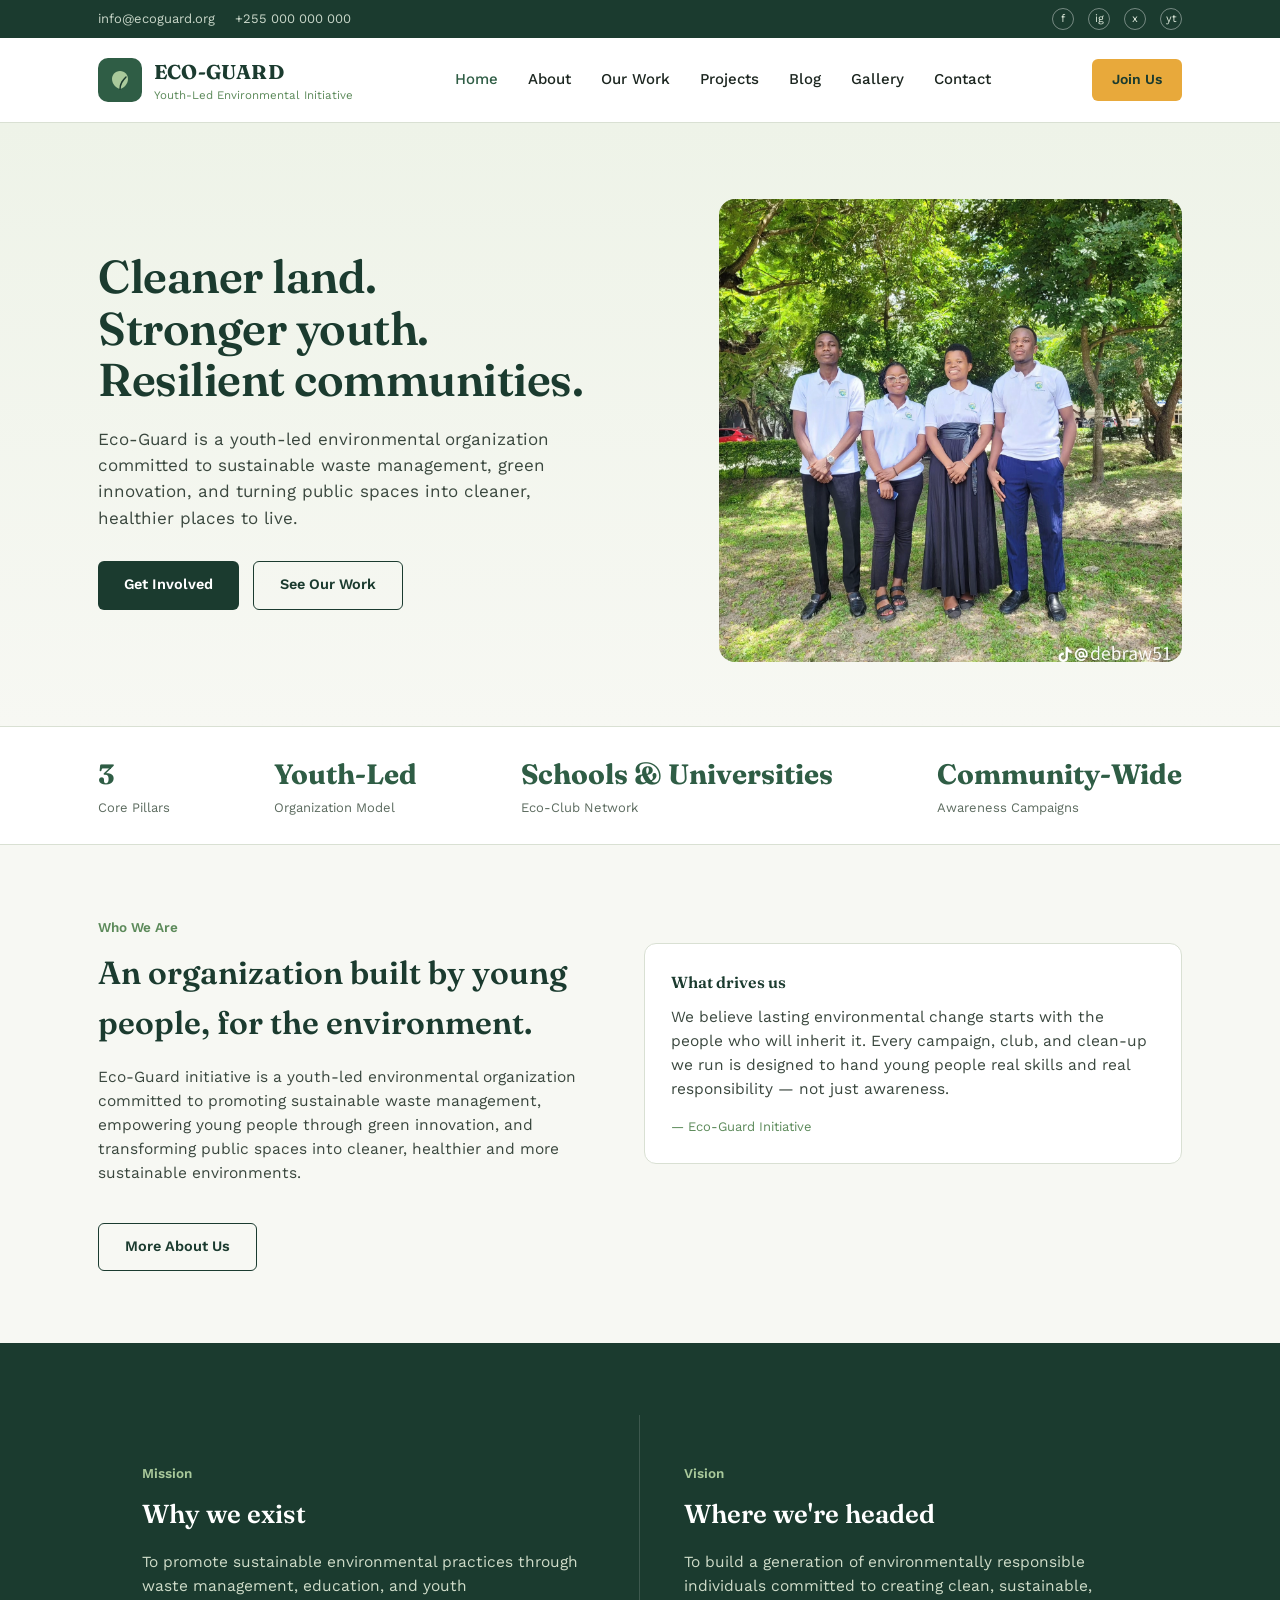
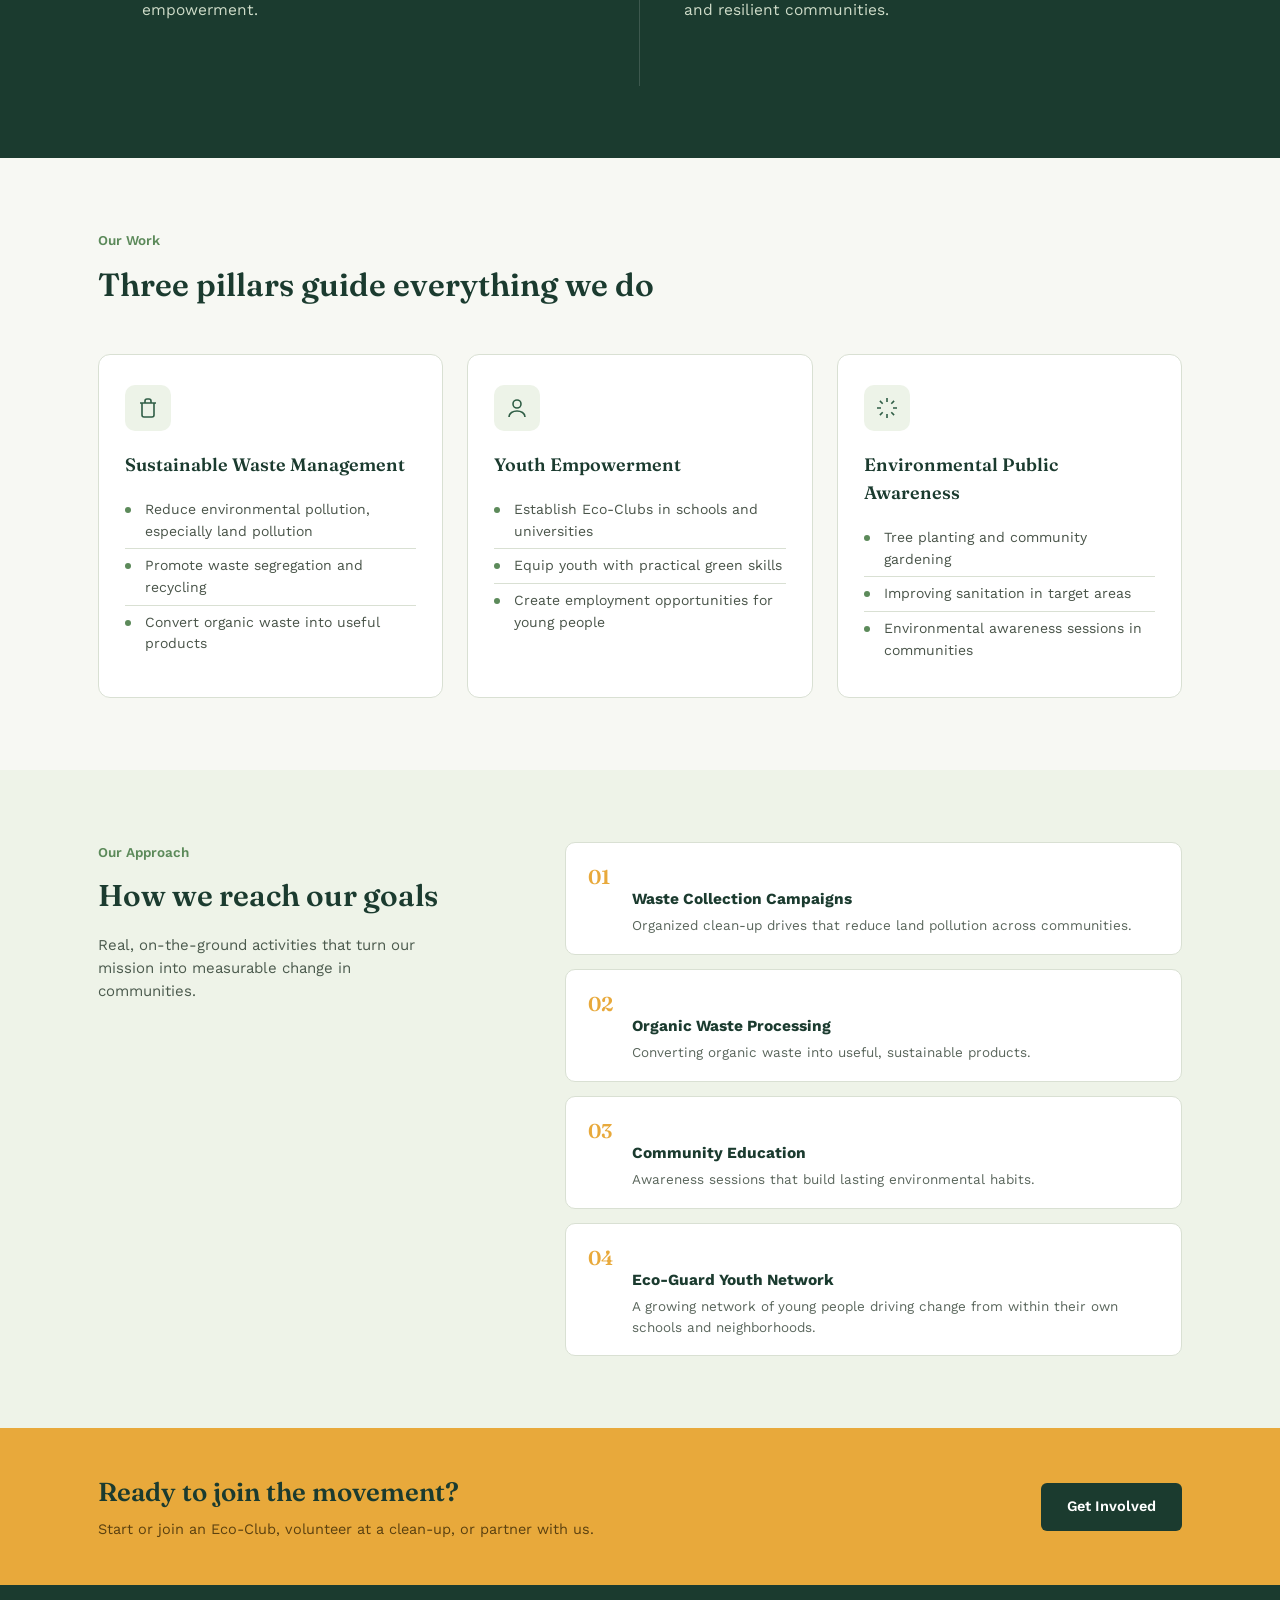
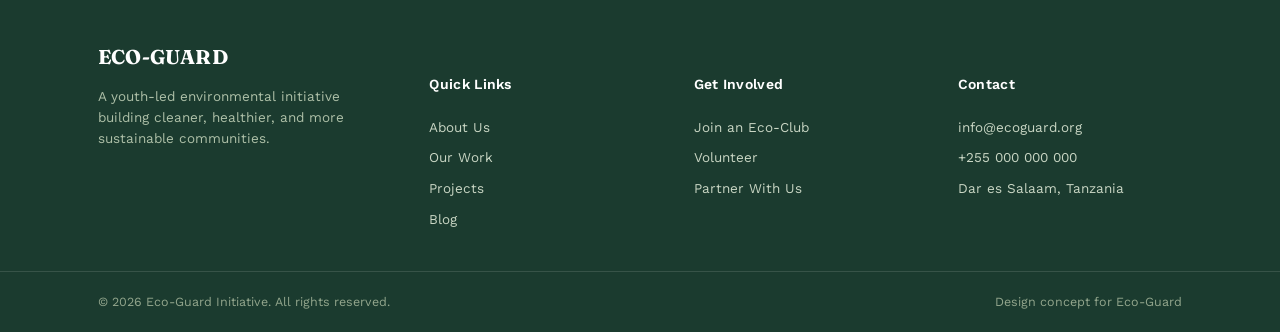
<file: index.html>
<!DOCTYPE html>
<html lang="en">
<head>
<meta charset="UTF-8">
<meta name="viewport" content="width=device-width, initial-scale=1.0">
<title>Eco-Guard Initiative — Youth-Led Environmental Action</title>
<link rel="preconnect" href="https://fonts.googleapis.com">
<link href="https://fonts.googleapis.com/css2?family=Fraunces:opsz,wght@9..144,300;9..144,500;9..144,600;9..144,700&family=Work+Sans:wght@400;500;600&display=swap" rel="stylesheet">
<link rel="stylesheet" href="styles.css">
</head>
<body>

<div class="topbar">
  <div class="wrap">
    <div class="contacts"><span>info@ecoguard.org</span><span>+255 000 000 000</span></div>
    <div class="socials" aria-label="Social media">
      <a href="#" aria-label="Facebook">f</a><a href="#" aria-label="Instagram">ig</a>
      <a href="#" aria-label="X">x</a><a href="#" aria-label="YouTube">yt</a>
    </div>
  </div>
</div>

<header class="main">
  <div class="wrap">
    <div class="brand">
      <div class="brand-mark"><svg viewBox="0 0 24 24" fill="none" xmlns="http://www.w3.org/2000/svg"><path d="M12 3C7 3 4 7 4 11c0 5 4 9 8 10 4-1 8-5 8-10 0-4-3-8-8-8Z" fill="#A9C99B"/><path d="M12 21c0-6 3-9 6-12" stroke="#1B3B2F" stroke-width="1.4" stroke-linecap="round"/></svg></div>
      <div class="brand-text"><div class="name">ECO-GUARD</div><div class="tag">Youth-Led Environmental Initiative</div></div>
    </div>
    <nav class="primary">
      <ul>
        <li><a href="index.html" class="active">Home</a></li>
        <li><a href="about.html">About</a></li>
        <li><a href="our-work.html">Our Work</a></li>
        <li><a href="projects.html">Projects</a></li>
        <li><a href="blog.html">Blog</a></li>
        <li><a href="gallery.html">Gallery</a></li>
        <li><a href="contact.html">Contact</a></li>
      </ul>
    </nav>
    <a href="contact.html" class="nav-cta">Join Us</a>
    <button class="menu-toggle" aria-label="Toggle menu" aria-expanded="false">
      <svg viewBox="0 0 24 24" fill="none" stroke="currentColor" stroke-width="2" stroke-linecap="round"><line x1="3" y1="6" x2="21" y2="6"/><line x1="3" y1="12" x2="21" y2="12"/><line x1="3" y1="18" x2="21" y2="18"/></svg>
    </button>
  </div>
</header>

<section class="hero">
  <div class="wrap">
    <div>
      <h1>Cleaner land.<br>Stronger youth.<br>Resilient communities.</h1>
      <p class="lede">Eco-Guard is a youth-led environmental organization committed to sustainable waste management, green innovation, and turning public spaces into cleaner, healthier places to live.</p>
      <div class="cta-row">
        <a href="contact.html" class="btn-primary">Get Involved</a>
        <a href="our-work.html" class="btn-ghost">See Our Work</a>
      </div>
    </div>
    <div class="hero-art">
      <img src="images/hero.jpg" alt="Eco-Guard students and volunteers on a community clean-up day">
    </div>
  </div>
</section>

<div class="stat-strip">
  <div class="wrap">
    <div class="stat"><div class="num">3</div><div class="lbl">Core Pillars</div></div>
    <div class="stat"><div class="num">Youth-Led</div><div class="lbl">Organization Model</div></div>
    <div class="stat"><div class="num">Schools &amp; Universities</div><div class="lbl">Eco-Club Network</div></div>
    <div class="stat"><div class="num">Community-Wide</div><div class="lbl">Awareness Campaigns</div></div>
  </div>
</div>

<section class="about" id="about">
  <div class="wrap">
    <div>
      <div class="eyebrow">Who We Are</div>
      <h2>An organization built by young people, for the environment.</h2>
      <p>Eco-Guard initiative is a youth-led environmental organization committed to promoting sustainable waste management, empowering young people through green innovation, and transforming public spaces into cleaner, healthier and more sustainable environments.</p>
      <a href="about.html" class="btn-ghost" style="margin-top:22px;">More About Us</a>
    </div>
    <div class="lead-card">
      <h4>What drives us</h4>
      <p style="margin-top:10px;">We believe lasting environmental change starts with the people who will inherit it. Every campaign, club, and clean-up we run is designed to hand young people real skills and real responsibility — not just awareness.</p>
      <div class="role">— Eco-Guard Initiative</div>
    </div>
  </div>
</section>

<section class="mv" id="mission">
  <div class="wrap">
    <div class="col">
      <div class="eyebrow">Mission</div>
      <h3>Why we exist</h3>
      <p>To promote sustainable environmental practices through waste management, education, and youth empowerment.</p>
    </div>
    <div class="col">
      <div class="eyebrow">Vision</div>
      <h3>Where we're headed</h3>
      <p>To build a generation of environmentally responsible individuals committed to creating clean, sustainable, and resilient communities.</p>
    </div>
  </div>
</section>

<section class="pillars" id="pillars">
  <div class="wrap">
    <div class="head">
      <div class="eyebrow">Our Work</div>
      <h2>Three pillars guide everything we do</h2>
    </div>
    <div class="pillar-grid">
      <div class="pillar-card">
        <div class="icon"><svg viewBox="0 0 24 24" fill="none" stroke="currentColor" stroke-width="1.6"><path d="M4 7h16M6 7v12a2 2 0 002 2h8a2 2 0 002-2V7M9 7V5a2 2 0 012-2h2a2 2 0 012 2v2"/></svg></div>
        <h4>Sustainable Waste Management</h4>
        <ul>
          <li>Reduce environmental pollution, especially land pollution</li>
          <li>Promote waste segregation and recycling</li>
          <li>Convert organic waste into useful products</li>
        </ul>
      </div>
      <div class="pillar-card">
        <div class="icon"><svg viewBox="0 0 24 24" fill="none" stroke="currentColor" stroke-width="1.6"><path d="M12 12a4 4 0 100-8 4 4 0 000 8zM4 21c0-4 4-6 8-6s8 2 8 6"/></svg></div>
        <h4>Youth Empowerment</h4>
        <ul>
          <li>Establish Eco-Clubs in schools and universities</li>
          <li>Equip youth with practical green skills</li>
          <li>Create employment opportunities for young people</li>
        </ul>
      </div>
      <div class="pillar-card">
        <div class="icon"><svg viewBox="0 0 24 24" fill="none" stroke="currentColor" stroke-width="1.6"><path d="M12 2v4M12 18v4M4.9 4.9l2.8 2.8M16.3 16.3l2.8 2.8M2 12h4M18 12h4M4.9 19.1l2.8-2.8M16.3 7.7l2.8-2.8"/></svg></div>
        <h4>Environmental Public Awareness</h4>
        <ul>
          <li>Tree planting and community gardening</li>
          <li>Improving sanitation in target areas</li>
          <li>Environmental awareness sessions in communities</li>
        </ul>
      </div>
    </div>
  </div>
</section>

<section class="how" id="how">
  <div class="wrap">
    <div>
      <div class="eyebrow">Our Approach</div>
      <h2>How we reach our goals</h2>
      <p class="sub">Real, on-the-ground activities that turn our mission into measurable change in communities.</p>
    </div>
    <div class="how-list">
      <div class="how-item"><div class="n">01</div><div><h5>Waste Collection Campaigns</h5><p>Organized clean-up drives that reduce land pollution across communities.</p></div></div>
      <div class="how-item"><div class="n">02</div><div><h5>Organic Waste Processing</h5><p>Converting organic waste into useful, sustainable products.</p></div></div>
      <div class="how-item"><div class="n">03</div><div><h5>Community Education</h5><p>Awareness sessions that build lasting environmental habits.</p></div></div>
      <div class="how-item"><div class="n">04</div><div><h5>Eco-Guard Youth Network</h5><p>A growing network of young people driving change from within their own schools and neighborhoods.</p></div></div>
    </div>
  </div>
</section>

<div class="cta-band" id="involved">
  <div class="wrap">
    <div><h3>Ready to join the movement?</h3><p>Start or join an Eco-Club, volunteer at a clean-up, or partner with us.</p></div>
    <a href="contact.html" class="btn-primary">Get Involved</a>
  </div>
</div>

<footer>
  <div class="foot-top">
    <div class="wrap">
      <div>
        <div class="brand-text"><div class="name">ECO-GUARD</div></div>
        <p class="blurb">A youth-led environmental initiative building cleaner, healthier, and more sustainable communities.</p>
      </div>
      <div>
        <h6>Quick Links</h6>
        <ul>
          <li><a href="about.html">About Us</a></li>
          <li><a href="our-work.html">Our Work</a></li>
          <li><a href="projects.html">Projects</a></li>
          <li><a href="blog.html">Blog</a></li>
        </ul>
      </div>
      <div>
        <h6>Get Involved</h6>
        <ul>
          <li><a href="contact.html">Join an Eco-Club</a></li>
          <li><a href="contact.html">Volunteer</a></li>
          <li><a href="contact.html">Partner With Us</a></li>
        </ul>
      </div>
      <div>
        <h6>Contact</h6>
        <ul>
          <li>info@ecoguard.org</li>
          <li>+255 000 000 000</li>
          <li>Dar es Salaam, Tanzania</li>
        </ul>
      </div>
    </div>
  </div>
  <div class="foot-bottom">
    <div class="wrap">
      <span>© 2026 Eco-Guard Initiative. All rights reserved.</span>
      <span>Design concept for Eco-Guard</span>
    </div>
  </div>
</footer>

<script src="site.js"></script>
</body>
</html>
</file>
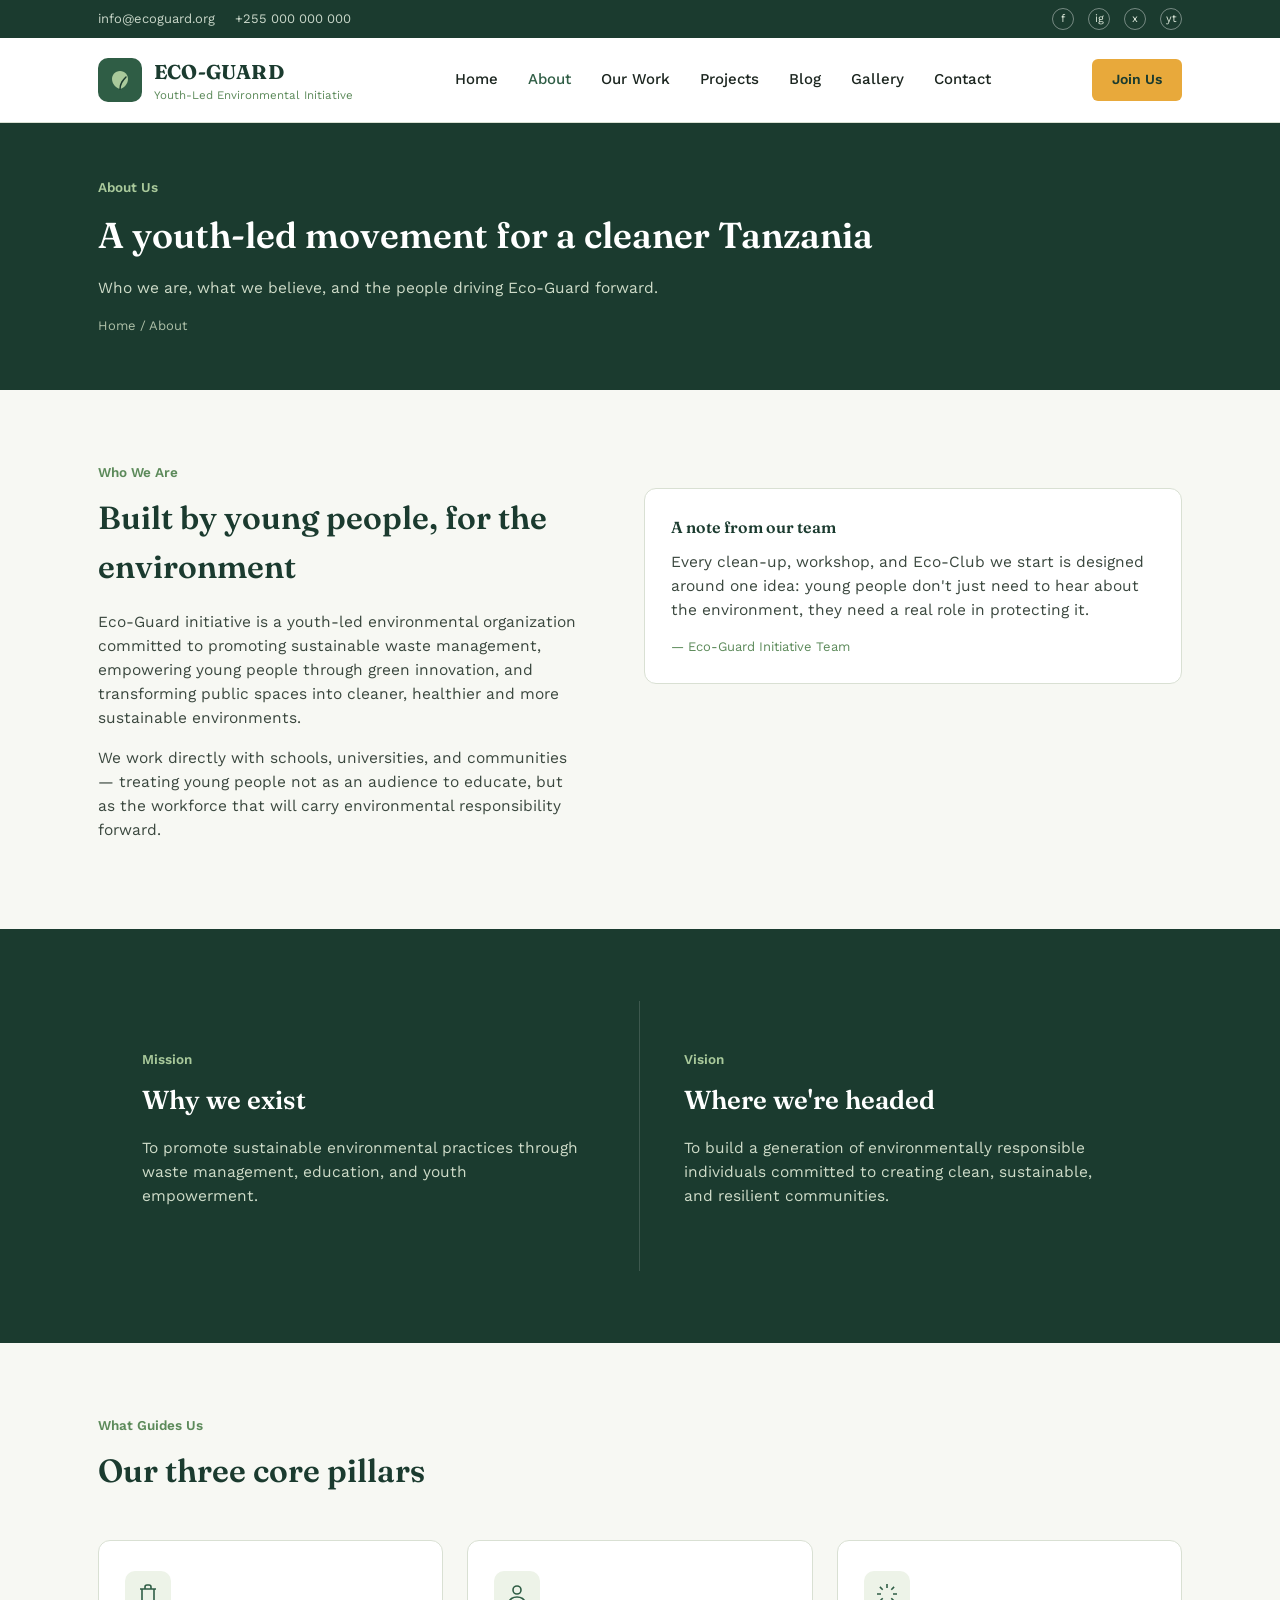
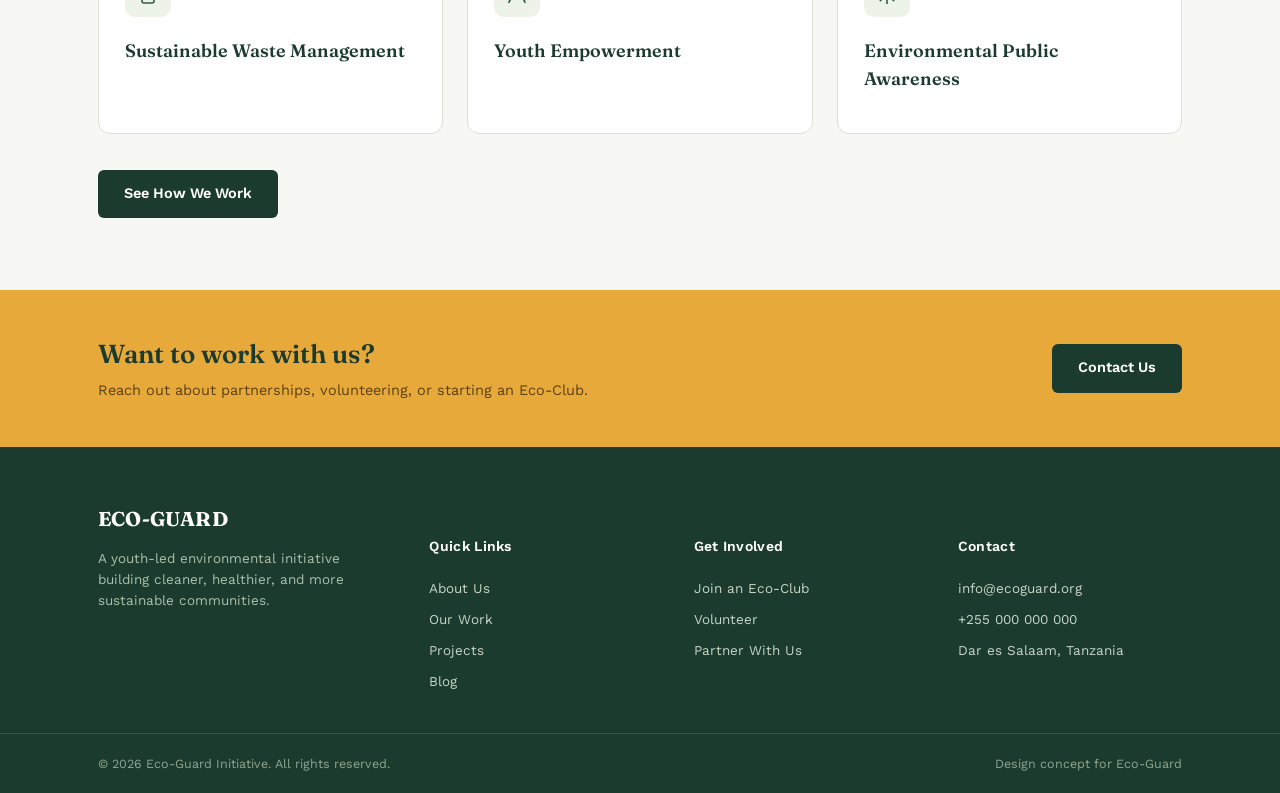
<file: about.html>
<!DOCTYPE html>
<html lang="en">
<head>
<meta charset="UTF-8">
<meta name="viewport" content="width=device-width, initial-scale=1.0">
<title>About Us — Eco-Guard Initiative</title>
<link rel="preconnect" href="https://fonts.googleapis.com">
<link href="https://fonts.googleapis.com/css2?family=Fraunces:opsz,wght@9..144,300;9..144,500;9..144,600;9..144,700&family=Work+Sans:wght@400;500;600&display=swap" rel="stylesheet">
<link rel="stylesheet" href="styles.css">
</head>
<body>

<div class="topbar">
  <div class="wrap">
    <div class="contacts"><span>info@ecoguard.org</span><span>+255 000 000 000</span></div>
    <div class="socials" aria-label="Social media"><a href="#">f</a><a href="#">ig</a><a href="#">x</a><a href="#">yt</a></div>
  </div>
</div>

<header class="main">
  <div class="wrap">
    <div class="brand">
      <div class="brand-mark"><svg viewBox="0 0 24 24" fill="none" xmlns="http://www.w3.org/2000/svg"><path d="M12 3C7 3 4 7 4 11c0 5 4 9 8 10 4-1 8-5 8-10 0-4-3-8-8-8Z" fill="#A9C99B"/><path d="M12 21c0-6 3-9 6-12" stroke="#1B3B2F" stroke-width="1.4" stroke-linecap="round"/></svg></div>
      <div class="brand-text"><div class="name">ECO-GUARD</div><div class="tag">Youth-Led Environmental Initiative</div></div>
    </div>
    <nav class="primary">
      <ul>
        <li><a href="index.html">Home</a></li>
        <li><a href="about.html" class="active">About</a></li>
        <li><a href="our-work.html">Our Work</a></li>
        <li><a href="projects.html">Projects</a></li>
        <li><a href="blog.html">Blog</a></li>
        <li><a href="gallery.html">Gallery</a></li>
        <li><a href="contact.html">Contact</a></li>
      </ul>
    </nav>
    <a href="contact.html" class="nav-cta">Join Us</a>
    <button class="menu-toggle" aria-label="Toggle menu" aria-expanded="false">
      <svg viewBox="0 0 24 24" fill="none" stroke="currentColor" stroke-width="2" stroke-linecap="round"><line x1="3" y1="6" x2="21" y2="6"/><line x1="3" y1="12" x2="21" y2="12"/><line x1="3" y1="18" x2="21" y2="18"/></svg>
    </button>
  </div>
</header>

<div class="page-hero">
  <div class="wrap">
    <div class="eyebrow">About Us</div>
    <h1>A youth-led movement for a cleaner Tanzania</h1>
    <p>Who we are, what we believe, and the people driving Eco-Guard forward.</p>
    <div class="crumbs"><a href="index.html">Home</a> / About</div>
  </div>
</div>

<section class="about">
  <div class="wrap">
    <div>
      <div class="eyebrow">Who We Are</div>
      <h2>Built by young people, for the environment</h2>
      <p>Eco-Guard initiative is a youth-led environmental organization committed to promoting sustainable waste management, empowering young people through green innovation, and transforming public spaces into cleaner, healthier and more sustainable environments.</p>
      <p style="margin-top:14px;">We work directly with schools, universities, and communities — treating young people not as an audience to educate, but as the workforce that will carry environmental responsibility forward.</p>
    </div>
    <div class="lead-card">
      <h4>A note from our team</h4>
      <p style="margin-top:10px;">Every clean-up, workshop, and Eco-Club we start is designed around one idea: young people don't just need to hear about the environment, they need a real role in protecting it.</p>
      <div class="role">— Eco-Guard Initiative Team</div>
    </div>
  </div>
</section>

<section class="mv">
  <div class="wrap">
    <div class="col">
      <div class="eyebrow">Mission</div>
      <h3>Why we exist</h3>
      <p>To promote sustainable environmental practices through waste management, education, and youth empowerment.</p>
    </div>
    <div class="col">
      <div class="eyebrow">Vision</div>
      <h3>Where we're headed</h3>
      <p>To build a generation of environmentally responsible individuals committed to creating clean, sustainable, and resilient communities.</p>
    </div>
  </div>
</section>

<section class="pillars">
  <div class="wrap">
    <div class="head">
      <div class="eyebrow">What Guides Us</div>
      <h2>Our three core pillars</h2>
    </div>
    <div class="pillar-grid">
      <div class="pillar-card">
        <div class="icon"><svg viewBox="0 0 24 24" fill="none" stroke="currentColor" stroke-width="1.6"><path d="M4 7h16M6 7v12a2 2 0 002 2h8a2 2 0 002-2V7M9 7V5a2 2 0 012-2h2a2 2 0 012 2v2"/></svg></div>
        <h4>Sustainable Waste Management</h4>
      </div>
      <div class="pillar-card">
        <div class="icon"><svg viewBox="0 0 24 24" fill="none" stroke="currentColor" stroke-width="1.6"><path d="M12 12a4 4 0 100-8 4 4 0 000 8zM4 21c0-4 4-6 8-6s8 2 8 6"/></svg></div>
        <h4>Youth Empowerment</h4>
      </div>
      <div class="pillar-card">
        <div class="icon"><svg viewBox="0 0 24 24" fill="none" stroke="currentColor" stroke-width="1.6"><path d="M12 2v4M12 18v4M4.9 4.9l2.8 2.8M16.3 16.3l2.8 2.8M2 12h4M18 12h4M4.9 19.1l2.8-2.8M16.3 7.7l2.8-2.8"/></svg></div>
        <h4>Environmental Public Awareness</h4>
      </div>
    </div>
    <div style="margin-top:36px;"><a href="our-work.html" class="btn-primary">See How We Work</a></div>
  </div>
</section>

<div class="cta-band">
  <div class="wrap">
    <div><h3>Want to work with us?</h3><p>Reach out about partnerships, volunteering, or starting an Eco-Club.</p></div>
    <a href="contact.html" class="btn-primary">Contact Us</a>
  </div>
</div>

<footer>
  <div class="foot-top">
    <div class="wrap">
      <div>
        <div class="brand-text"><div class="name">ECO-GUARD</div></div>
        <p class="blurb">A youth-led environmental initiative building cleaner, healthier, and more sustainable communities.</p>
      </div>
      <div><h6>Quick Links</h6><ul><li><a href="about.html">About Us</a></li><li><a href="our-work.html">Our Work</a></li><li><a href="projects.html">Projects</a></li><li><a href="blog.html">Blog</a></li></ul></div>
      <div><h6>Get Involved</h6><ul><li><a href="contact.html">Join an Eco-Club</a></li><li><a href="contact.html">Volunteer</a></li><li><a href="contact.html">Partner With Us</a></li></ul></div>
      <div><h6>Contact</h6><ul><li>info@ecoguard.org</li><li>+255 000 000 000</li><li>Dar es Salaam, Tanzania</li></ul></div>
    </div>
  </div>
  <div class="foot-bottom"><div class="wrap"><span>© 2026 Eco-Guard Initiative. All rights reserved.</span><span>Design concept for Eco-Guard</span></div></div>
</footer>

<script src="site.js"></script>
</body>
</html>
</file>
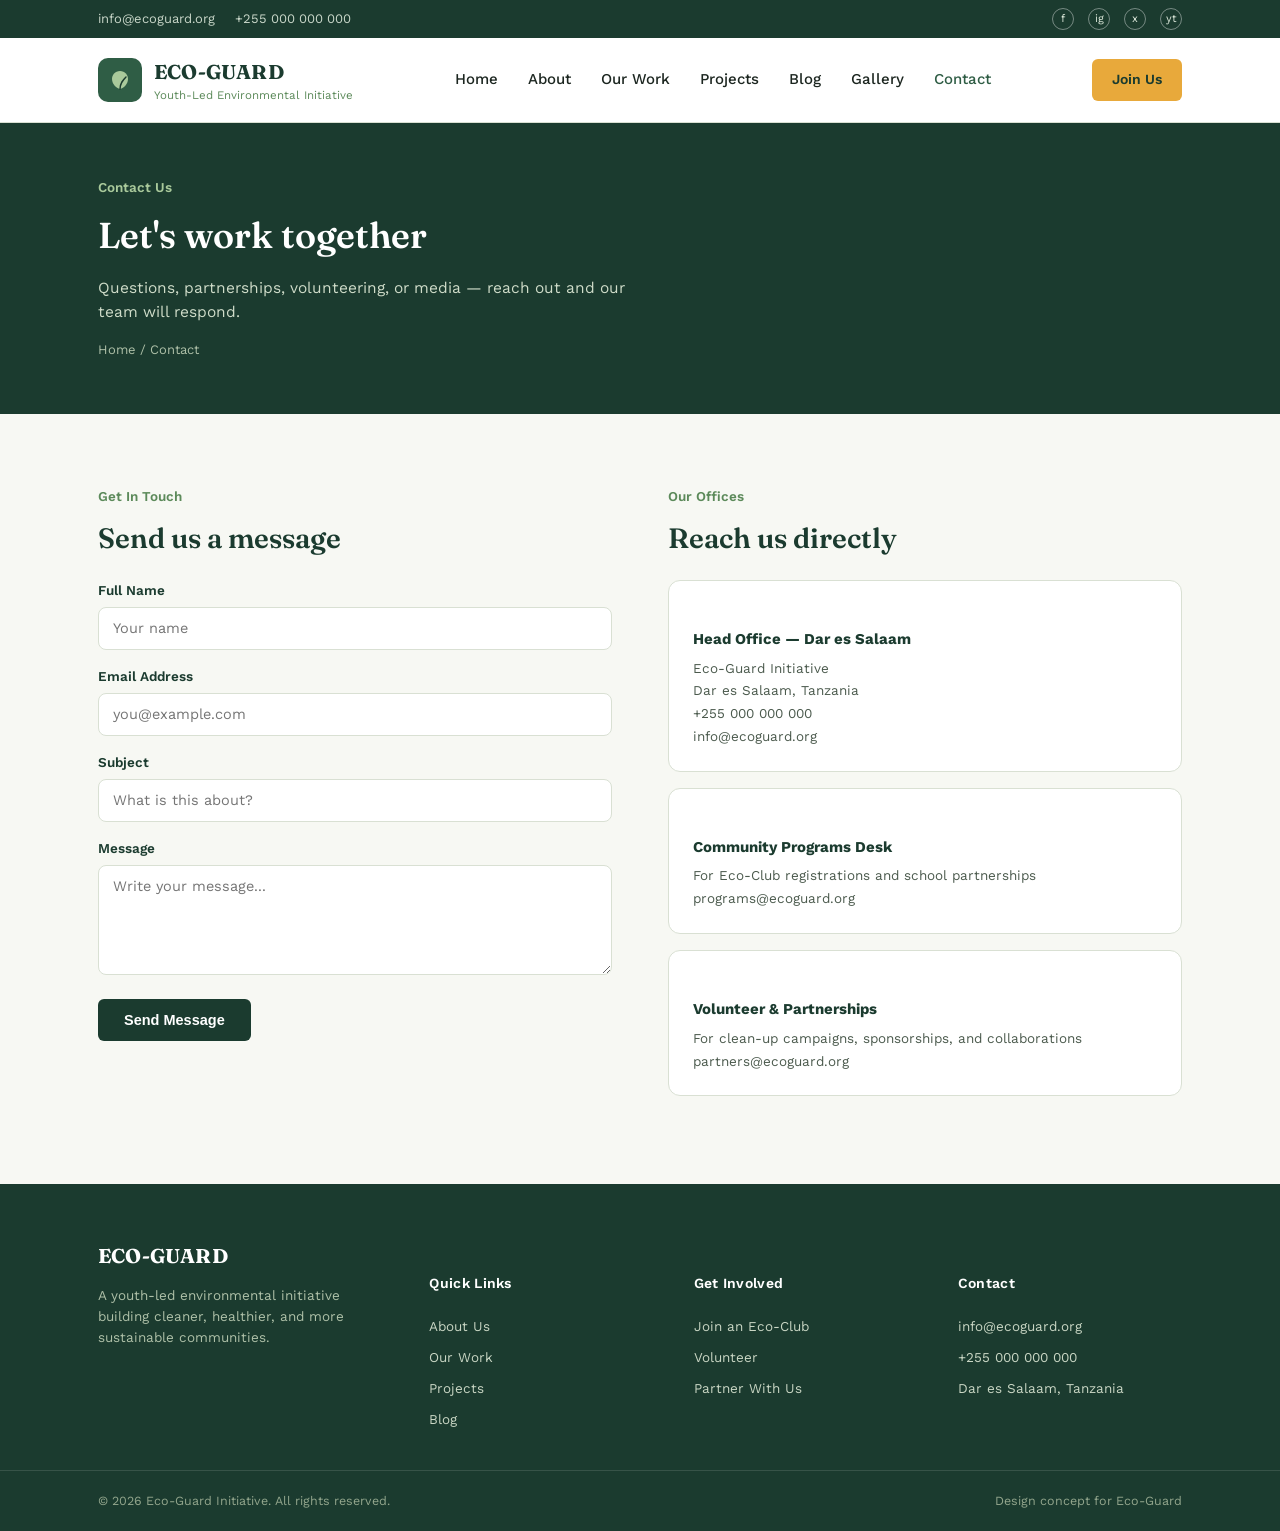
<file: contact.html>
<!DOCTYPE html>
<html lang="en">
<head>
<meta charset="UTF-8">
<meta name="viewport" content="width=device-width, initial-scale=1.0">
<title>Contact Us — Eco-Guard Initiative</title>
<link rel="preconnect" href="https://fonts.googleapis.com">
<link href="https://fonts.googleapis.com/css2?family=Fraunces:opsz,wght@9..144,300;9..144,500;9..144,600;9..144,700&family=Work+Sans:wght@400;500;600&display=swap" rel="stylesheet">
<link rel="stylesheet" href="styles.css">
</head>
<body>

<div class="topbar">
  <div class="wrap">
    <div class="contacts"><span>info@ecoguard.org</span><span>+255 000 000 000</span></div>
    <div class="socials"><a href="#">f</a><a href="#">ig</a><a href="#">x</a><a href="#">yt</a></div>
  </div>
</div>

<header class="main">
  <div class="wrap">
    <div class="brand">
      <div class="brand-mark"><svg viewBox="0 0 24 24" fill="none" xmlns="http://www.w3.org/2000/svg"><path d="M12 3C7 3 4 7 4 11c0 5 4 9 8 10 4-1 8-5 8-10 0-4-3-8-8-8Z" fill="#A9C99B"/><path d="M12 21c0-6 3-9 6-12" stroke="#1B3B2F" stroke-width="1.4" stroke-linecap="round"/></svg></div>
      <div class="brand-text"><div class="name">ECO-GUARD</div><div class="tag">Youth-Led Environmental Initiative</div></div>
    </div>
    <nav class="primary">
      <ul>
        <li><a href="index.html">Home</a></li>
        <li><a href="about.html">About</a></li>
        <li><a href="our-work.html">Our Work</a></li>
        <li><a href="projects.html">Projects</a></li>
        <li><a href="blog.html">Blog</a></li>
        <li><a href="gallery.html">Gallery</a></li>
        <li><a href="contact.html" class="active">Contact</a></li>
      </ul>
    </nav>
    <a href="contact.html" class="nav-cta">Join Us</a>
    <button class="menu-toggle" aria-label="Toggle menu" aria-expanded="false">
      <svg viewBox="0 0 24 24" fill="none" stroke="currentColor" stroke-width="2" stroke-linecap="round"><line x1="3" y1="6" x2="21" y2="6"/><line x1="3" y1="12" x2="21" y2="12"/><line x1="3" y1="18" x2="21" y2="18"/></svg>
    </button>
  </div>
</header>

<div class="page-hero">
  <div class="wrap">
    <div class="eyebrow">Contact Us</div>
    <h1>Let's work together</h1>
    <p>Questions, partnerships, volunteering, or media — reach out and our team will respond.</p>
    <div class="crumbs"><a href="index.html">Home</a> / Contact</div>
  </div>
</div>

<section>
  <div class="wrap contact-grid">
    <div>
      <div class="eyebrow">Get In Touch</div>
      <h2 style="font-size:28px;margin-bottom:20px;">Send us a message</h2>
      <form id="contact-form" action="https://formspree.io/f/mkjnlqen" method="POST">
        <div class="form-field"><label>Full Name</label><input type="text" name="name" placeholder="Your name" required></div>
        <div class="form-field"><label>Email Address</label><input type="email" name="email" placeholder="you@example.com" required></div>
        <div class="form-field"><label>Subject</label><input type="text" name="subject" placeholder="What is this about?"></div>
        <div class="form-field"><label>Message</label><textarea name="message" placeholder="Write your message..." required></textarea></div>
        <button type="submit" class="btn-primary" style="border:none;cursor:pointer;">Send Message</button>
        <p id="form-status" style="margin-top:14px;font-size:14px;display:none;"></p>
      </form>
    </div>
    <div>
      <div class="eyebrow">Our Offices</div>
      <h2 style="font-size:28px;margin-bottom:20px;">Reach us directly</h2>
      <div class="office-card">
        <h5>Head Office — Dar es Salaam</h5>
        <p>Eco-Guard Initiative</p>
        <p>Dar es Salaam, Tanzania</p>
        <p>+255 000 000 000</p>
        <p>info@ecoguard.org</p>
      </div>
      <div class="office-card">
        <h5>Community Programs Desk</h5>
        <p>For Eco-Club registrations and school partnerships</p>
        <p>programs@ecoguard.org</p>
      </div>
      <div class="office-card">
        <h5>Volunteer &amp; Partnerships</h5>
        <p>For clean-up campaigns, sponsorships, and collaborations</p>
        <p>partners@ecoguard.org</p>
      </div>
    </div>
  </div>
</section>

<footer>
  <div class="foot-top">
    <div class="wrap">
      <div><div class="brand-text"><div class="name">ECO-GUARD</div></div><p class="blurb">A youth-led environmental initiative building cleaner, healthier, and more sustainable communities.</p></div>
      <div><h6>Quick Links</h6><ul><li><a href="about.html">About Us</a></li><li><a href="our-work.html">Our Work</a></li><li><a href="projects.html">Projects</a></li><li><a href="blog.html">Blog</a></li></ul></div>
      <div><h6>Get Involved</h6><ul><li><a href="contact.html">Join an Eco-Club</a></li><li><a href="contact.html">Volunteer</a></li><li><a href="contact.html">Partner With Us</a></li></ul></div>
      <div><h6>Contact</h6><ul><li>info@ecoguard.org</li><li>+255 000 000 000</li><li>Dar es Salaam, Tanzania</li></ul></div>
    </div>
  </div>
  <div class="foot-bottom"><div class="wrap"><span>© 2026 Eco-Guard Initiative. All rights reserved.</span><span>Design concept for Eco-Guard</span></div></div>
</footer>

<script src="site.js"></script>
<script>
  var contactForm = document.getElementById('contact-form');
  if (contactForm) {
    contactForm.addEventListener('submit', function (e) {
      e.preventDefault();
      var statusEl = document.getElementById('form-status');
      var submitBtn = contactForm.querySelector('button[type="submit"]');
      var formData = new FormData(contactForm);

      submitBtn.disabled = true;
      submitBtn.textContent = 'Sending...';

      fetch(contactForm.action, {
        method: 'POST',
        body: formData,
        headers: { 'Accept': 'application/json' }
      }).then(function (response) {
        if (response.ok) {
          statusEl.textContent = "Thank you! Your message has been sent — we'll get back to you soon.";
          statusEl.style.color = '#2F5D45';
          statusEl.style.display = 'block';
          contactForm.reset();
        } else {
          statusEl.textContent = "Something went wrong. Please try again or email us directly.";
          statusEl.style.color = '#B3401E';
          statusEl.style.display = 'block';
        }
      }).catch(function () {
        statusEl.textContent = "Something went wrong. Please try again or email us directly.";
        statusEl.style.color = '#B3401E';
        statusEl.style.display = 'block';
      }).finally(function () {
        submitBtn.disabled = false;
        submitBtn.textContent = 'Send Message';
      });
    });
  }
</script>
</body>
</html>
</file>
<file: styles.css>
:root{
  --forest:#1B3B2F;
  --pine:#2F5D45;
  --moss:#5C8A5A;
  --sage:#A9C99B;
  --sun:#E8A93B;
  --paper:#F7F8F3;
  --ink:#1C2620;
  --line:#D9E0D3;
}
*{box-sizing:border-box;}
body{margin:0;font-family:'Work Sans',sans-serif;color:var(--ink);background:var(--paper);line-height:1.55;}
h1,h2,h3,h4{font-family:'Fraunces',serif;margin:0;font-weight:600;color:var(--forest);}
a{color:inherit;text-decoration:none;}
img,svg{display:block;max-width:100%;}
ul{margin:0;padding:0;list-style:none;}
.wrap{max-width:1140px;margin:0 auto;padding:0 28px;}

/* Top utility bar */
.topbar{background:var(--forest);color:#DCE8DA;font-size:13px;}
.topbar .wrap{display:flex;justify-content:space-between;align-items:center;height:38px;flex-wrap:wrap;}
.topbar .contacts{display:flex;gap:20px;}
.topbar .contacts span{opacity:.9;}
.topbar .socials{display:flex;gap:14px;}
.topbar .socials a{width:22px;height:22px;border-radius:50%;border:1px solid rgba(255,255,255,.4);display:flex;align-items:center;justify-content:center;font-size:11px;}

/* Main header/nav */
header.main{background:#fff;border-bottom:1px solid var(--line);position:sticky;top:0;z-index:50;}
header.main .wrap{display:flex;align-items:center;justify-content:space-between;height:84px;}
.brand{display:flex;align-items:center;gap:12px;}
.brand-mark{width:44px;height:44px;border-radius:10px;background:var(--pine);display:flex;align-items:center;justify-content:center;flex-shrink:0;}
.brand-mark svg{width:24px;height:24px;}
.brand-text .name{font-family:'Fraunces',serif;font-size:20px;font-weight:700;color:var(--forest);letter-spacing:.2px;}
.brand-text .tag{font-size:11.5px;color:var(--moss);}
nav.primary ul{display:flex;gap:30px;font-size:15px;font-weight:500;}
nav.primary a{color:var(--ink);position:relative;padding:6px 0;}
nav.primary a:hover, nav.primary a.active{color:var(--pine);}
.nav-cta{background:var(--sun);color:var(--forest);padding:10px 20px;border-radius:6px;font-weight:600;font-size:14px;white-space:nowrap;}
.menu-toggle{display:none;background:none;border:none;cursor:pointer;padding:6px;margin-left:4px;order:3;}
.menu-toggle svg{width:26px;height:26px;color:var(--forest);}

/* Hero (home) */
.hero{background:linear-gradient(180deg,#EEF3E8 0%,var(--paper) 100%);padding:76px 0 64px;}
.hero .wrap{display:grid;grid-template-columns:1.1fr .9fr;gap:56px;align-items:center;}
.hero h1{font-size:46px;line-height:1.12;letter-spacing:-.5px;}
.hero p.lede{margin-top:20px;font-size:17px;color:#3A473E;max-width:46ch;}
.hero .cta-row{margin-top:30px;display:flex;gap:14px;}
.btn-primary{background:var(--forest);color:#fff;padding:13px 26px;border-radius:6px;font-weight:600;font-size:14.5px;display:inline-block;}
.btn-ghost{border:1.5px solid var(--forest);color:var(--forest);padding:12px 26px;border-radius:6px;font-weight:600;font-size:14.5px;display:inline-block;}
.hero-art{aspect-ratio:1/1;border-radius:16px;background:var(--pine);position:relative;overflow:hidden;}
.hero-art svg{position:absolute;inset:0;width:100%;height:100%;}
.stat-strip{border-top:1px solid var(--line);border-bottom:1px solid var(--line);background:#fff;}
.stat-strip .wrap{display:flex;justify-content:space-between;padding:26px 28px;flex-wrap:wrap;gap:20px;}
.stat{text-align:left;}
.stat .num{font-family:'Fraunces',serif;font-size:28px;color:var(--pine);font-weight:700;}
.stat .lbl{font-size:13px;color:#5C6B5F;margin-top:2px;}

/* Inner-page hero (About / Our Work / Projects / Blog / Gallery / Contact) */
.page-hero{background:var(--forest);padding:54px 0;}
.page-hero .wrap{max-width:1140px;}
.page-hero .eyebrow{color:var(--sage);font-size:13.5px;font-weight:600;margin-bottom:10px;}
.page-hero h1{color:#fff;font-size:36px;}
.page-hero p{color:#CFDCC9;margin-top:12px;max-width:56ch;font-size:15.5px;}
.crumbs{font-size:13px;color:#AEC0A8;margin-top:16px;}
.crumbs a:hover{color:#fff;}

section{padding:72px 0;}
.eyebrow{font-size:13.5px;color:var(--moss);font-weight:600;margin-bottom:10px;}

/* About */
.about .wrap{display:grid;grid-template-columns:.95fr 1.05fr;gap:60px;align-items:start;}
.about h2{font-size:32px;margin-bottom:18px;}
.about p{color:#3A473E;font-size:15.5px;}
.lead-card{background:#fff;border:1px solid var(--line);border-radius:12px;padding:26px;margin-top:26px;}
.lead-card .role{font-size:13px;color:var(--moss);margin-top:4px;}

/* Mission / Vision */
.mv{background:var(--forest);color:#EAF0E6;}
.mv .wrap{display:grid;grid-template-columns:1fr 1fr;gap:0;}
.mv .col{padding:48px 44px;}
.mv .col:first-child{border-right:1px solid rgba(255,255,255,.15);}
.mv .col .eyebrow{color:var(--sage);}
.mv h3{color:#fff;font-size:26px;margin-bottom:14px;}
.mv p{color:#CFDCC9;font-size:15.5px;max-width:44ch;}

/* Pillars / services */
.pillars .head{max-width:640px;margin-bottom:44px;}
.pillars h2{font-size:32px;}
.pillar-grid{display:grid;grid-template-columns:repeat(3,1fr);gap:24px;}
.pillar-card{background:#fff;border:1px solid var(--line);border-radius:12px;padding:30px 26px;}
.pillar-card .icon{width:46px;height:46px;border-radius:10px;background:#EDF3E8;display:flex;align-items:center;justify-content:center;margin-bottom:20px;}
.pillar-card .icon svg{width:24px;height:24px;color:var(--pine);}
.pillar-card h4{font-size:18px;margin-bottom:10px;}
.pillar-card ul{margin-top:14px;}
.pillar-card li{font-size:14px;color:#495449;padding:6px 0 6px 20px;position:relative;border-top:1px solid var(--line);}
.pillar-card li:first-child{border-top:none;}
.pillar-card li::before{content:"";position:absolute;left:0;top:14px;width:6px;height:6px;border-radius:50%;background:var(--moss);}

/* Service detail rows (Our Work page) */
.service-row{display:grid;grid-template-columns:.9fr 1.1fr;gap:48px;align-items:center;padding:44px 0;border-top:1px solid var(--line);}
.service-row:first-child{border-top:none;}
.service-row .icon-lg{width:64px;height:64px;border-radius:14px;background:#EDF3E8;display:flex;align-items:center;justify-content:center;margin-bottom:18px;}
.service-row .icon-lg svg{width:30px;height:30px;color:var(--pine);}
.service-row h3{font-size:24px;margin-bottom:12px;}
.service-row p.desc{color:#3A473E;font-size:15px;margin-bottom:16px;}
.service-row ul li{font-size:14.5px;color:#495449;padding:7px 0 7px 20px;position:relative;}
.service-row ul li::before{content:"";position:absolute;left:0;top:15px;width:6px;height:6px;border-radius:50%;background:var(--moss);}
.service-visual{aspect-ratio:4/3;border-radius:14px;overflow:hidden;}

/* How-we-work list */
.how{background:#EEF3E8;}
.how .wrap{display:grid;grid-template-columns:.8fr 1.2fr;gap:56px;}
.how h2{font-size:30px;}
.how p.sub{color:#4B5A4D;margin-top:14px;font-size:15px;max-width:36ch;}
.how-list{display:grid;gap:14px;}
.how-item{background:#fff;border-radius:10px;padding:18px 22px;display:flex;gap:16px;align-items:flex-start;border:1px solid var(--line);}
.how-item .n{font-family:'Fraunces',serif;font-weight:600;color:var(--sun);font-size:20px;min-width:28px;}
.how-item h5{font-size:15.5px;color:var(--forest);margin-bottom:4px;}
.how-item p{font-size:13.5px;color:#5A665C;margin:0;}

/* Projects tabs */
.tabs{display:flex;gap:8px;margin-bottom:36px;border-bottom:1px solid var(--line);}
.tab-btn{padding:12px 22px;font-size:14.5px;font-weight:600;color:#5A665C;border:none;background:none;cursor:pointer;border-bottom:2px solid transparent;font-family:'Work Sans',sans-serif;}
.tab-btn.active{color:var(--forest);border-bottom-color:var(--sun);}
.tab-panel{display:none;}
.tab-panel.active{display:grid;grid-template-columns:repeat(2,1fr);gap:22px;}
.project-card{background:#fff;border:1px solid var(--line);border-radius:12px;overflow:hidden;}
.project-card .thumb{aspect-ratio:16/9;}
.project-card .body{padding:20px 22px;}
.project-card .status{display:inline-block;font-size:11.5px;font-weight:600;padding:4px 10px;border-radius:20px;margin-bottom:10px;}
.status.ongoing{background:#FDF1DC;color:#8A5B12;}
.status.completed{background:#E4EFE0;color:var(--pine);}
.status.upcoming{background:#E7EEF7;color:#2F4D5D;}
.project-card h4{font-size:17px;margin-bottom:8px;}
.project-card p{font-size:14px;color:#4B5A4D;margin:0;}
.sample-note{font-size:13px;color:#7C8A7E;margin-top:28px;border-top:1px dashed var(--line);padding-top:16px;}

/* Blog */
.blog-grid{display:grid;grid-template-columns:repeat(3,1fr);gap:26px;}
.blog-card{background:#fff;border:1px solid var(--line);border-radius:12px;overflow:hidden;display:flex;flex-direction:column;}
.blog-card .thumb{aspect-ratio:16/10;}
.blog-card .body{padding:20px 22px;flex:1;display:flex;flex-direction:column;}
.blog-card .meta{font-size:12.5px;color:var(--moss);font-weight:600;margin-bottom:8px;}
.blog-card h4{font-size:17px;margin-bottom:10px;}
.blog-card p{font-size:14px;color:#4B5A4D;flex:1;margin:0 0 14px;}
.blog-card .read{font-size:13.5px;font-weight:600;color:var(--pine);}

/* Individual article pages */
.article-wrap{max-width:760px;margin:0 auto;padding:0 28px;text-align:left;}
.back-link{display:inline-flex;align-items:center;gap:6px;font-size:14px;font-weight:700;color:var(--forest);margin-bottom:26px;background:var(--sun);border:none;border-radius:6px;padding:10px 20px;}
.back-link:hover{background:#d99a2c;}
.article-hero-img{aspect-ratio:16/9;border-radius:14px;overflow:hidden;margin:0 0 36px;box-shadow:0 12px 28px rgba(27,59,47,.15);}
.article-hero-img img{width:100%;height:100%;object-fit:cover;display:block;}
.article-body p{color:#374238;font-size:16px;margin-bottom:20px;}
.article-body h2{font-size:23px;margin:34px 0 14px;}
.article-body ul{margin:0 0 20px 22px;}
.article-body li{margin-bottom:9px;color:#374238;font-size:15.5px;padding-left:4px;}

/* Gallery */
.gallery-tabs{display:flex;gap:10px;margin-bottom:30px;}
.gallery-grid{display:grid;grid-template-columns:repeat(3,1fr);gap:18px;}
.gallery-tile{aspect-ratio:4/3;border-radius:10px;overflow:hidden;position:relative;}
.hero-art img, .service-visual img, .gallery-tile img, .project-card .thumb img, .blog-card .thumb img, .video-card .thumb img{width:100%;height:100%;object-fit:cover;display:block;}
.gallery-tile .label{position:absolute;bottom:0;left:0;right:0;background:linear-gradient(180deg,transparent,rgba(0,0,0,.55));color:#fff;font-size:13px;padding:26px 14px 12px;}
.video-grid{display:grid;grid-template-columns:repeat(3,1fr);gap:22px;margin-top:16px;}
.video-card .thumb{aspect-ratio:16/9;border-radius:10px;overflow:hidden;position:relative;}
.video-card .thumb iframe{width:100%;height:100%;border:0;display:block;}
.video-card .play{position:absolute;inset:0;display:flex;align-items:center;justify-content:center;}
.video-card .play span{width:44px;height:44px;border-radius:50%;background:rgba(255,255,255,.9);display:flex;align-items:center;justify-content:center;color:var(--forest);font-size:16px;}
.video-card h5{font-size:14.5px;margin-top:10px;color:var(--forest);}

/* Contact */
.contact-grid{display:grid;grid-template-columns:1fr 1fr;gap:56px;}
.office-card{background:#fff;border:1px solid var(--line);border-radius:12px;padding:22px 24px;margin-bottom:16px;}
.office-card h5{font-size:15px;color:var(--forest);margin-bottom:6px;}
.office-card p{font-size:13.5px;color:#4B5A4D;margin:2px 0;}
.form-field{margin-bottom:16px;}
.form-field label{display:block;font-size:13.5px;font-weight:600;margin-bottom:6px;color:var(--forest);}
.form-field input, .form-field textarea{width:100%;padding:12px 14px;border:1px solid var(--line);border-radius:8px;font-family:'Work Sans',sans-serif;font-size:14.5px;background:#fff;}
.form-field textarea{resize:vertical;min-height:110px;}

/* CTA band */
.cta-band{background:var(--sun);}
.cta-band .wrap{display:flex;justify-content:space-between;align-items:center;padding:44px 28px;flex-wrap:wrap;gap:20px;}
.cta-band h3{font-size:26px;color:var(--forest);}
.cta-band p{margin:6px 0 0;color:#5B4110;font-size:14.5px;}
.cta-band .btn-primary{background:var(--forest);}

/* Footer */
footer{background:var(--forest);color:#C9D6C4;}
.foot-top{padding:56px 0 36px;border-bottom:1px solid rgba(255,255,255,.12);}
.foot-top .wrap{display:grid;grid-template-columns:1.3fr 1fr 1fr 1fr;gap:40px;}
footer h6{color:#fff;font-size:14px;margin-bottom:16px;font-family:'Work Sans',sans-serif;font-weight:600;letter-spacing:.3px;}
footer .brand-text .name{color:#fff;}
footer p.blurb{font-size:13.5px;color:#AEC0A8;margin-top:14px;max-width:32ch;}
footer li{font-size:13.5px;padding:5px 0;color:#C9D6C4;}
footer li a:hover{color:#fff;}
.foot-bottom{padding:20px 0;font-size:12.5px;color:#93A68D;}
.foot-bottom .wrap{display:flex;justify-content:space-between;flex-wrap:wrap;gap:10px;}

@media (max-width:860px){
  header.main .wrap{flex-wrap:wrap;height:auto;min-height:84px;padding-top:14px;padding-bottom:14px;}
  .brand{order:1;}
  .nav-cta{order:2;}
  .menu-toggle{display:flex;align-items:center;justify-content:center;}
  nav.primary{display:none;order:4;width:100%;border-top:1px solid var(--line);margin-top:14px;}
  nav.primary.open{display:block;}
  nav.primary ul{flex-direction:column;gap:0;}
  nav.primary li{border-top:1px solid var(--line);}
  nav.primary li:first-child{border-top:none;}
  nav.primary a{display:block;padding:14px 2px;font-size:16px;}
  .hero .wrap, .about .wrap, .mv .wrap, .how .wrap, .contact-grid{grid-template-columns:1fr;}
  .pillar-grid, .blog-grid, .gallery-grid, .video-grid, .tab-panel.active{grid-template-columns:1fr;}
  .service-row{grid-template-columns:1fr;}
  .foot-top .wrap{grid-template-columns:1fr 1fr;}
  .mv .col:first-child{border-right:none;border-bottom:1px solid rgba(255,255,255,.15);}
}
</file>
